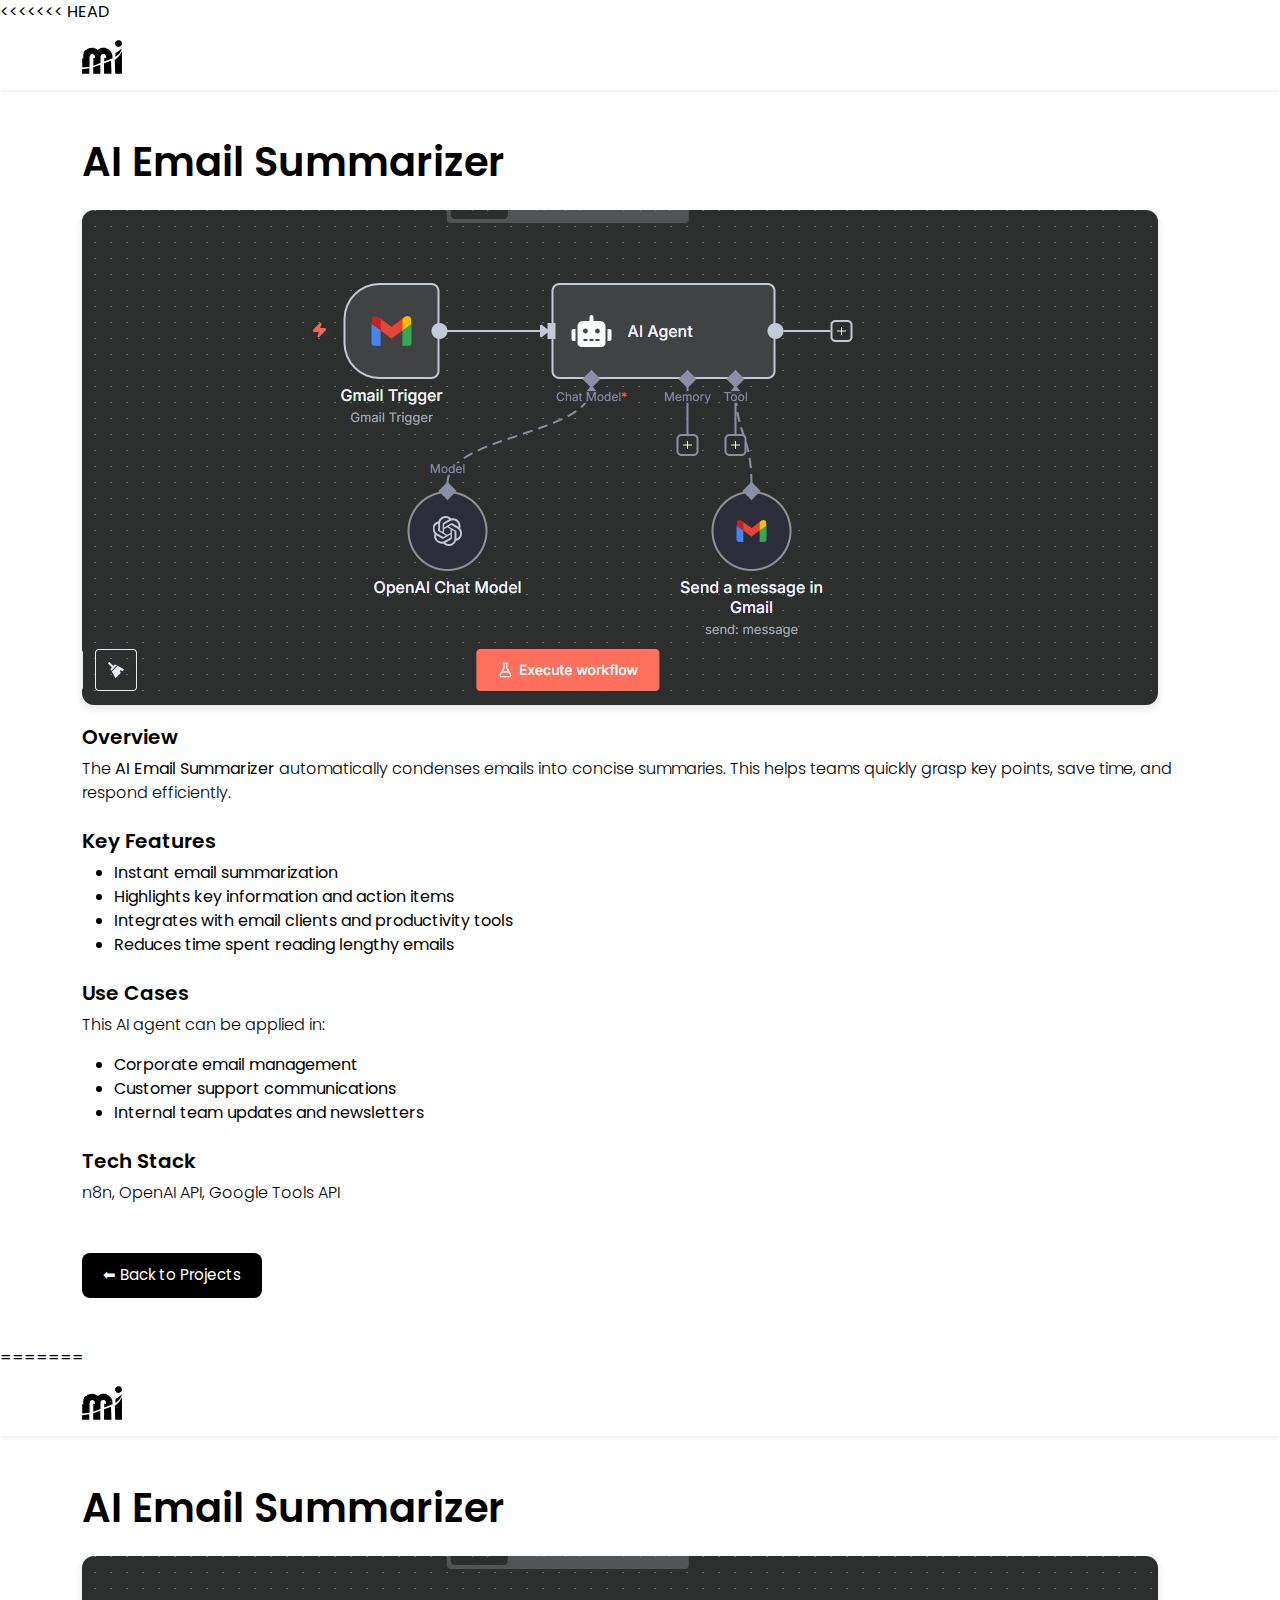
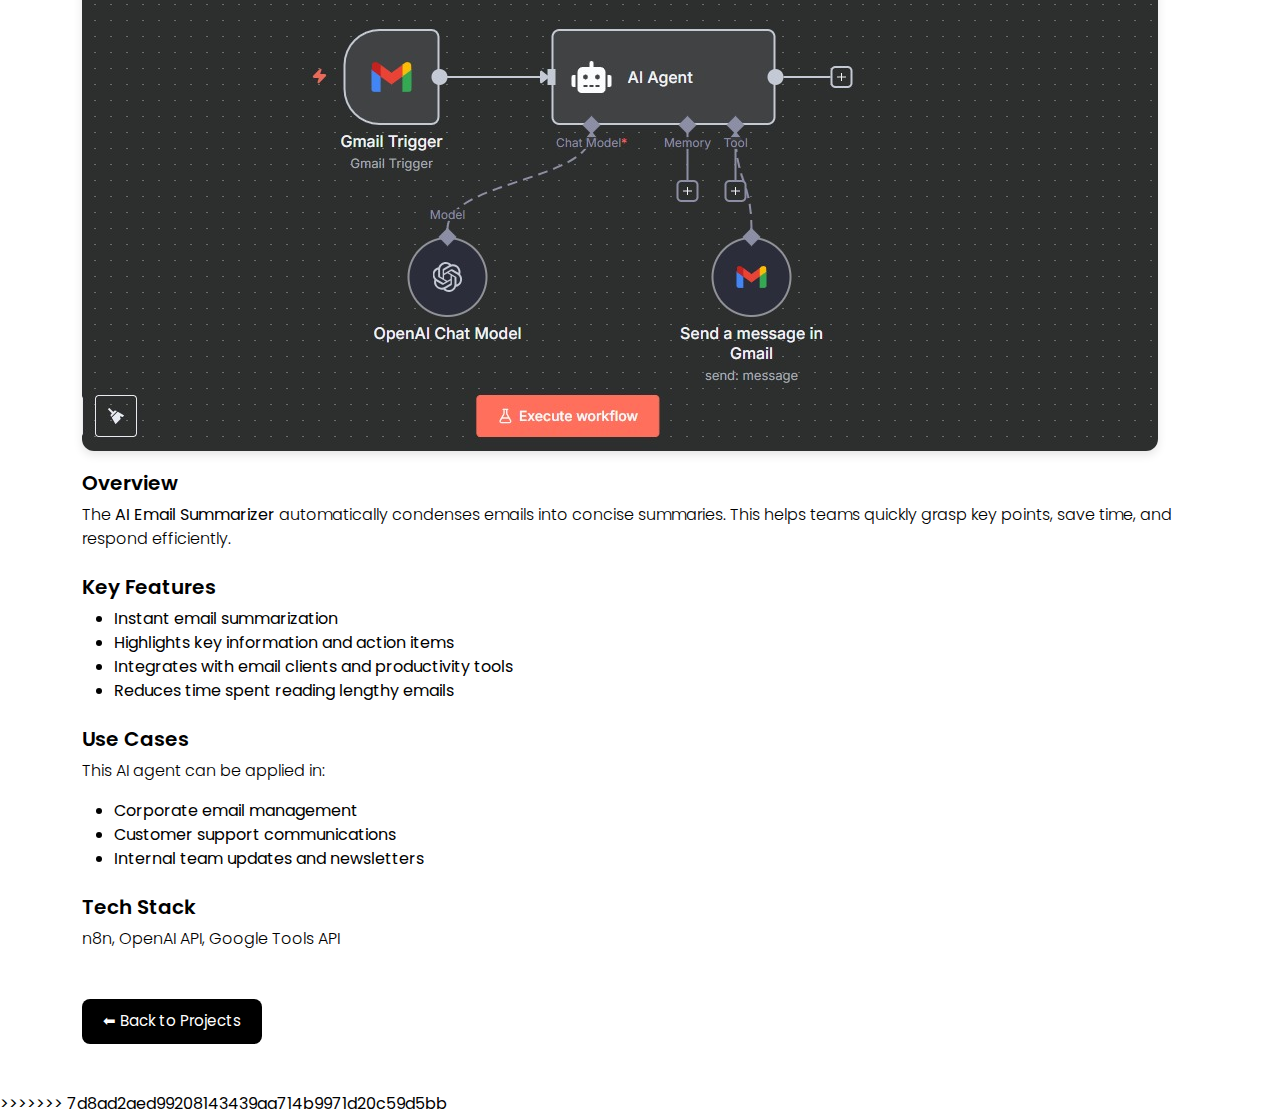
<file: email-summarizer.html>
<<<<<<< HEAD
<!DOCTYPE html>
<html lang="en">
<head>
  <meta charset="UTF-8" />
  <meta name="viewport" content="width=device-width, initial-scale=1.0" />
  <title>AI Email Summarizer | Imdadullah</title>
  <meta name="description" content="An AI-powered Email Summarizer that instantly summarizes long emails and send the them via email.">
  <meta name="robots" content="index, follow">
  <link rel="icon" type="image/webp" href="/-GcDIqH0TDWL8TKQxRWoZg.webp">
  <link href="https://cdn.jsdelivr.net/npm/bootstrap@5.3.0/dist/css/bootstrap.min.css" rel="stylesheet">
  <link href="https://fonts.googleapis.com/css2?family=Poppins:wght@300;400;600&display=swap" rel="stylesheet">

  <style>
    body { background-color: #fff; color: #000; font-family: 'Poppins', sans-serif; }
    .navbar { background-color: rgba(255, 255, 255, 0.9); }
    h1 { font-weight: 600; font-size: 2.5rem; }
    h5 { font-weight: 600; font-size: 1.25rem; }
    p { font-weight: 300; font-size: 1rem; color: #000; }
    .project-img { border-radius: 12px; box-shadow: 0 4px 10px rgba(0,0,0,0.1); margin-bottom: 20px; }
    .btn-custom { background-color: #000; color: #fff; padding: 10px 20px; border-radius: 8px; font-size: 0.95rem; transition: 0.3s; }
    .btn-custom:hover { background-color: #333; color: #fff; }
  </style>
</head>

<body>
  <nav class="navbar navbar-expand-lg shadow-sm">
    <div class="container">
      <a class="navbar-brand d-flex align-items-center gap-2 text-dark" href="/" aria-label="Imdadullah Logo">
       <svg width="40" height="40" viewBox="0 0 796 669" fill="black" xmlns="http://www.w3.org/2000/svg"> <path d="M49 217C32.6366 235.349 17.5406 307.829 30 360H4.5V545.5L150.5 528V349C153.981 293.362 168.798 279.004 212.5 276C259.298 294.528 260.675 317.225 258.5 360L225 349V507.5L368 452V325C377.431 290.794 381.531 270.706 442.5 276C474.505 296.688 482.615 314.988 479 360L442.5 349V422L609 360L601 276C574.032 214.645 545.213 186.362 464.5 149C390.12 145.48 356.509 155.89 309 193.5C286.162 172.348 268.805 162.212 225 149C151.607 149.131 112.352 159.942 49 217Z" fill="black"/> <path d="M1 579V668H145.5V560L1 579Z" fill="black"/> <path d="M223.5 539.5V668H364.5V487L223.5 539.5Z" fill="black"/> <path d="M439.5 458.5V666.5H587L577.5 409L439.5 458.5Z" fill="black"/> <path d="M652 390L661.5 666.5H795V220.5C752.003 303.962 721.786 342.544 652 390Z" fill="black"/> <path d="M669.5 250.5L661.5 328C744.869 281.844 767.504 240.5 795 158.5C755.22 199.042 727.995 219.309 669.5 250.5Z" fill="black"/> <path d="M661.5 41C655.722 74.1821 656.184 92.9655 688.5 128C740.599 142.892 762.861 130.808 795 87C798.335 41.9342 784.608 26.4536 753.5 2.99995C708.191 -3.76491 687.872 4.14697 661.5 41Z" fill="black"/> </svg>
      </a>
    </div>
  </nav>

  <main class="container mt-5 mb-5">
    <h1 class="mb-4">AI Email Summarizer</h1>

    <img src="/Gmail.jpg" alt="AI Task Classifier Project" class="img-fluid project-img">

    <section class="mb-4">
  <h5>Overview</h5>
  <p>
    The <strong>AI Email Summarizer</strong> automatically condenses emails into concise summaries.  
    This helps teams quickly grasp key points, save time, and respond efficiently.
  </p>
</section>

<section class="mb-4">
  <h5>Key Features</h5>
  <ul>
    <li>Instant email summarization</li>
    <li>Highlights key information and action items</li>
    <li>Integrates with email clients and productivity tools</li>
    <li>Reduces time spent reading lengthy emails</li>
  </ul>
</section>

<section class="mb-4">
  <h5>Use Cases</h5>
  <p>This AI agent can be applied in:</p>
  <ul>
    <li>Corporate email management</li>
    <li>Customer support communications</li>
    <li>Internal team updates and newsletters</li>
  </ul>
</section>

    <section class="mb-4">
      <h5>Tech Stack</h5>
        <p>n8n, OpenAI API, Google Tools API</p>
    </section>

    <div class="mt-5">
      <a href="/#ai-projects" class="btn btn-custom">⬅ Back to Projects</a>
    </div>
  </main>
</body>
</html>




=======
<!DOCTYPE html>
<html lang="en">
<head>
  <meta charset="UTF-8" />
  <meta name="viewport" content="width=device-width, initial-scale=1.0" />
  <title>AI Email Summarizer | Imdadullah</title>
  <meta name="description" content="An AI-powered Email Summarizer that instantly summarizes long emails and send the them via email.">
  <meta name="robots" content="index, follow">
  <link rel="icon" type="image/webp" href="/-GcDIqH0TDWL8TKQxRWoZg.webp">
  <link href="https://cdn.jsdelivr.net/npm/bootstrap@5.3.0/dist/css/bootstrap.min.css" rel="stylesheet">
  <link href="https://fonts.googleapis.com/css2?family=Poppins:wght@300;400;600&display=swap" rel="stylesheet">

  <style>
    body { background-color: #fff; color: #000; font-family: 'Poppins', sans-serif; }
    .navbar { background-color: rgba(255, 255, 255, 0.9); }
    h1 { font-weight: 600; font-size: 2.5rem; }
    h5 { font-weight: 600; font-size: 1.25rem; }
    p { font-weight: 300; font-size: 1rem; color: #000; }
    .project-img { border-radius: 12px; box-shadow: 0 4px 10px rgba(0,0,0,0.1); margin-bottom: 20px; }
    .btn-custom { background-color: #000; color: #fff; padding: 10px 20px; border-radius: 8px; font-size: 0.95rem; transition: 0.3s; }
    .btn-custom:hover { background-color: #333; color: #fff; }
  </style>
</head>

<body>
  <nav class="navbar navbar-expand-lg shadow-sm">
    <div class="container">
      <a class="navbar-brand d-flex align-items-center gap-2 text-dark" href="/" aria-label="Imdadullah Logo">
       <svg width="40" height="40" viewBox="0 0 796 669" fill="black" xmlns="http://www.w3.org/2000/svg"> <path d="M49 217C32.6366 235.349 17.5406 307.829 30 360H4.5V545.5L150.5 528V349C153.981 293.362 168.798 279.004 212.5 276C259.298 294.528 260.675 317.225 258.5 360L225 349V507.5L368 452V325C377.431 290.794 381.531 270.706 442.5 276C474.505 296.688 482.615 314.988 479 360L442.5 349V422L609 360L601 276C574.032 214.645 545.213 186.362 464.5 149C390.12 145.48 356.509 155.89 309 193.5C286.162 172.348 268.805 162.212 225 149C151.607 149.131 112.352 159.942 49 217Z" fill="black"/> <path d="M1 579V668H145.5V560L1 579Z" fill="black"/> <path d="M223.5 539.5V668H364.5V487L223.5 539.5Z" fill="black"/> <path d="M439.5 458.5V666.5H587L577.5 409L439.5 458.5Z" fill="black"/> <path d="M652 390L661.5 666.5H795V220.5C752.003 303.962 721.786 342.544 652 390Z" fill="black"/> <path d="M669.5 250.5L661.5 328C744.869 281.844 767.504 240.5 795 158.5C755.22 199.042 727.995 219.309 669.5 250.5Z" fill="black"/> <path d="M661.5 41C655.722 74.1821 656.184 92.9655 688.5 128C740.599 142.892 762.861 130.808 795 87C798.335 41.9342 784.608 26.4536 753.5 2.99995C708.191 -3.76491 687.872 4.14697 661.5 41Z" fill="black"/> </svg>
      </a>
    </div>
  </nav>

  <main class="container mt-5 mb-5">
    <h1 class="mb-4">AI Email Summarizer</h1>

    <img src="/Gmail.jpg" alt="AI Task Classifier Project" class="img-fluid project-img">

    <section class="mb-4">
  <h5>Overview</h5>
  <p>
    The <strong>AI Email Summarizer</strong> automatically condenses emails into concise summaries.  
    This helps teams quickly grasp key points, save time, and respond efficiently.
  </p>
</section>

<section class="mb-4">
  <h5>Key Features</h5>
  <ul>
    <li>Instant email summarization</li>
    <li>Highlights key information and action items</li>
    <li>Integrates with email clients and productivity tools</li>
    <li>Reduces time spent reading lengthy emails</li>
  </ul>
</section>

<section class="mb-4">
  <h5>Use Cases</h5>
  <p>This AI agent can be applied in:</p>
  <ul>
    <li>Corporate email management</li>
    <li>Customer support communications</li>
    <li>Internal team updates and newsletters</li>
  </ul>
</section>

    <section class="mb-4">
      <h5>Tech Stack</h5>
        <p>n8n, OpenAI API, Google Tools API</p>
    </section>

    <div class="mt-5">
      <a href="/#ai-projects" class="btn btn-custom">⬅ Back to Projects</a>
    </div>
  </main>
</body>
</html>




>>>>>>> 7d8ad2aed99208143439aa714b9971d20c59d5bb
</file>
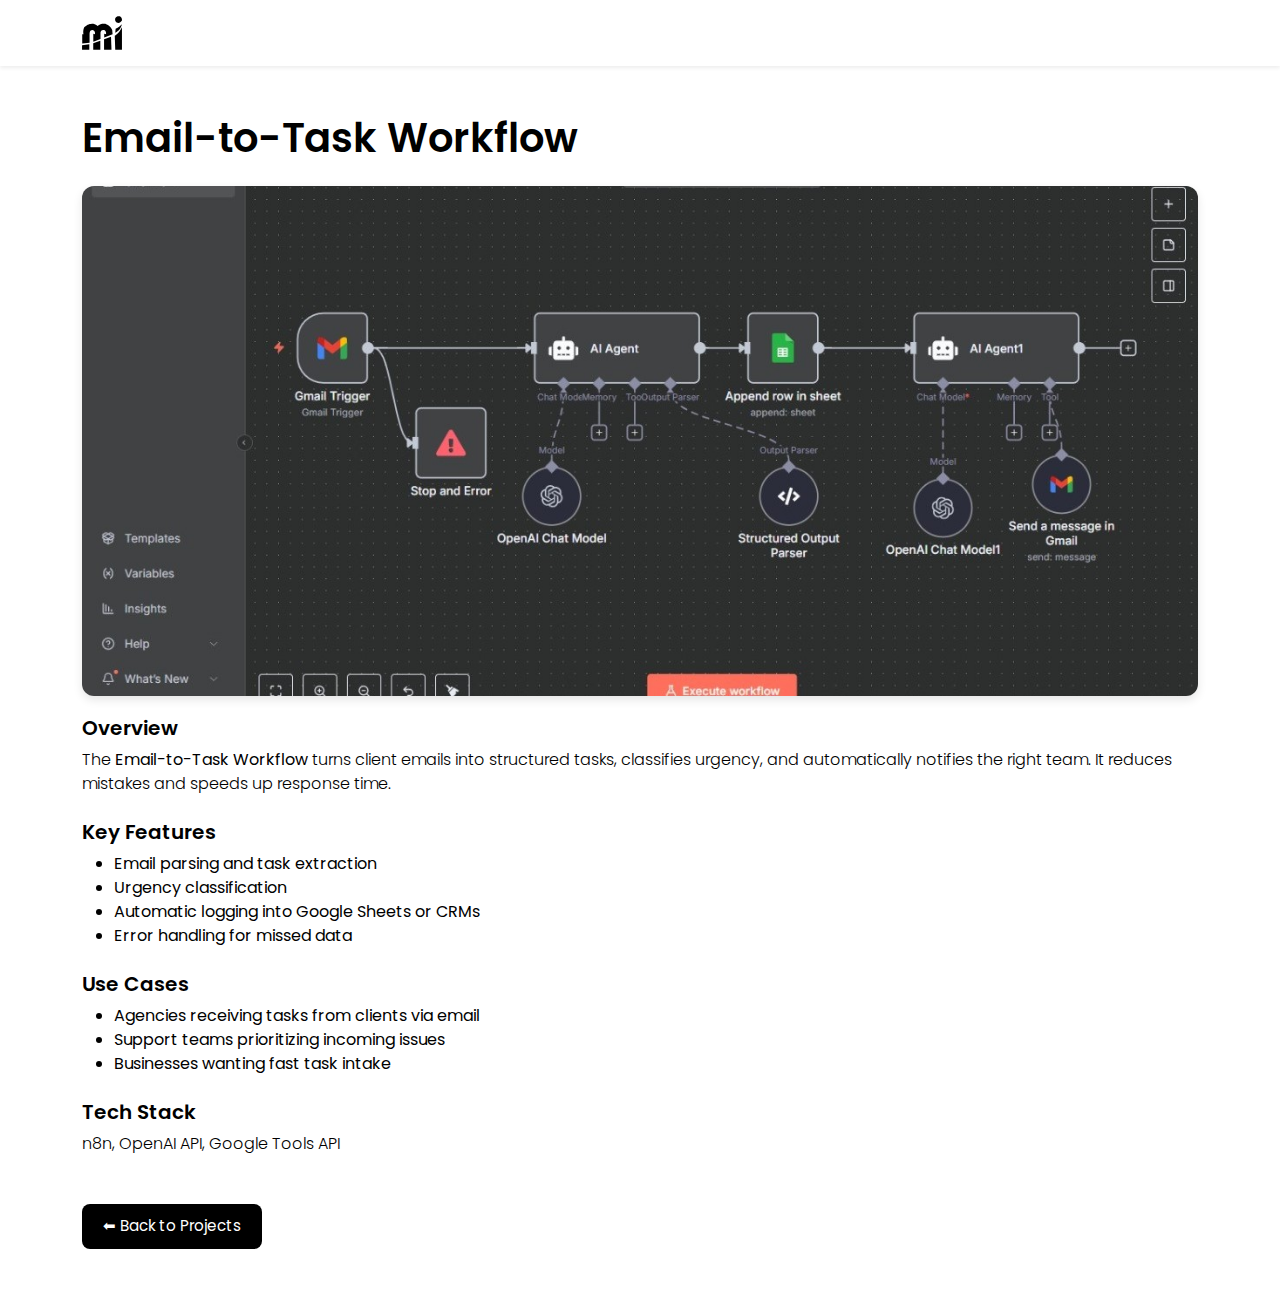
<file: email-task.html>
<!DOCTYPE html>
<html lang="en">
<head>
  <meta charset="UTF-8" />
  <meta name="viewport" content="width=device-width, initial-scale=1.0" />
  <title>Email-to-Task Workflow | Imdadullah</title>
  <meta name="description" content="An AI-powered email-to-task workflow that logs client tasks, classifies urgency, and automates team notifications.">
  <meta name="robots" content="index, follow">
  <link rel="icon" type="image/webp" href="/-GcDIqH0TDWL8TKQxRWoZg.webp">
  <link href="https://cdn.jsdelivr.net/npm/bootstrap@5.3.0/dist/css/bootstrap.min.css" rel="stylesheet">
  <link href="https://fonts.googleapis.com/css2?family=Poppins:wght@300;400;600&display=swap" rel="stylesheet">

  <style>
    body { background-color: #fff; color: #000; font-family: 'Poppins', sans-serif; }
    .navbar { background-color: rgba(255, 255, 255, 0.9); }
    h1 { font-weight: 600; font-size: 2.5rem; }
    h5 { font-weight: 600; font-size: 1.25rem; }
    p { font-weight: 300; font-size: 1rem; color: #000; }
    .project-img { border-radius: 12px; box-shadow: 0 4px 10px rgba(0,0,0,0.1); margin-bottom: 20px; }
    .btn-custom { background-color: #000; color: #fff; padding: 10px 20px; border-radius: 8px; font-size: 0.95rem; transition: 0.3s; }
    .btn-custom:hover { background-color: #333; color: #fff; }
  </style>
</head>

<body>
  <nav class="navbar navbar-expand-lg shadow-sm">
    <div class="container">
      <a class="navbar-brand d-flex align-items-center gap-2 text-dark" href="/" aria-label="Imdadullah Logo">
  <svg width="40" height="40" viewBox="0 0 796 669" fill="black" xmlns="http://www.w3.org/2000/svg"> <path d="M49 217C32.6366 235.349 17.5406 307.829 30 360H4.5V545.5L150.5 528V349C153.981 293.362 168.798 279.004 212.5 276C259.298 294.528 260.675 317.225 258.5 360L225 349V507.5L368 452V325C377.431 290.794 381.531 270.706 442.5 276C474.505 296.688 482.615 314.988 479 360L442.5 349V422L609 360L601 276C574.032 214.645 545.213 186.362 464.5 149C390.12 145.48 356.509 155.89 309 193.5C286.162 172.348 268.805 162.212 225 149C151.607 149.131 112.352 159.942 49 217Z" fill="black"/> <path d="M1 579V668H145.5V560L1 579Z" fill="black"/> <path d="M223.5 539.5V668H364.5V487L223.5 539.5Z" fill="black"/> <path d="M439.5 458.5V666.5H587L577.5 409L439.5 458.5Z" fill="black"/> <path d="M652 390L661.5 666.5H795V220.5C752.003 303.962 721.786 342.544 652 390Z" fill="black"/> <path d="M669.5 250.5L661.5 328C744.869 281.844 767.504 240.5 795 158.5C755.22 199.042 727.995 219.309 669.5 250.5Z" fill="black"/> <path d="M661.5 41C655.722 74.1821 656.184 92.9655 688.5 128C740.599 142.892 762.861 130.808 795 87C798.335 41.9342 784.608 26.4536 753.5 2.99995C708.191 -3.76491 687.872 4.14697 661.5 41Z" fill="black"/> </svg>
      </a>
    </div>
  </nav>

  <main class="container mt-5 mb-5">
    <h1 class="mb-4">Email-to-Task Workflow</h1>

    <img src="/Task.jpg" alt="Email to Task Workflow Project" class="img-fluid project-img">

    <section class="mb-4">
      <h5>Overview</h5>
      <p>
        The <strong>Email-to-Task Workflow</strong> turns client emails into structured tasks, classifies urgency, and automatically notifies the right team.  
        It reduces mistakes and speeds up response time.
      </p>
    </section>

    <section class="mb-4">
      <h5>Key Features</h5>
      <ul>
        <li>Email parsing and task extraction</li>
        <li>Urgency classification</li>
        <li>Automatic logging into Google Sheets or CRMs</li>
        <li>Error handling for missed data</li>
      </ul>
    </section>

    <section class="mb-4">
      <h5>Use Cases</h5>
      <ul>
        <li>Agencies receiving tasks from clients via email</li>
        <li>Support teams prioritizing incoming issues</li>
        <li>Businesses wanting fast task intake</li>
      </ul>
    </section>

    <section class="mb-4">
      <h5>Tech Stack</h5>
      <p>n8n, OpenAI API, Google Tools API</p>
    </section>

    <div class="mt-5">
      <a href="/#ai-projects" class="btn btn-custom">⬅ Back to Projects</a>
    </div>
  </main>
</body>
</html>
</file>
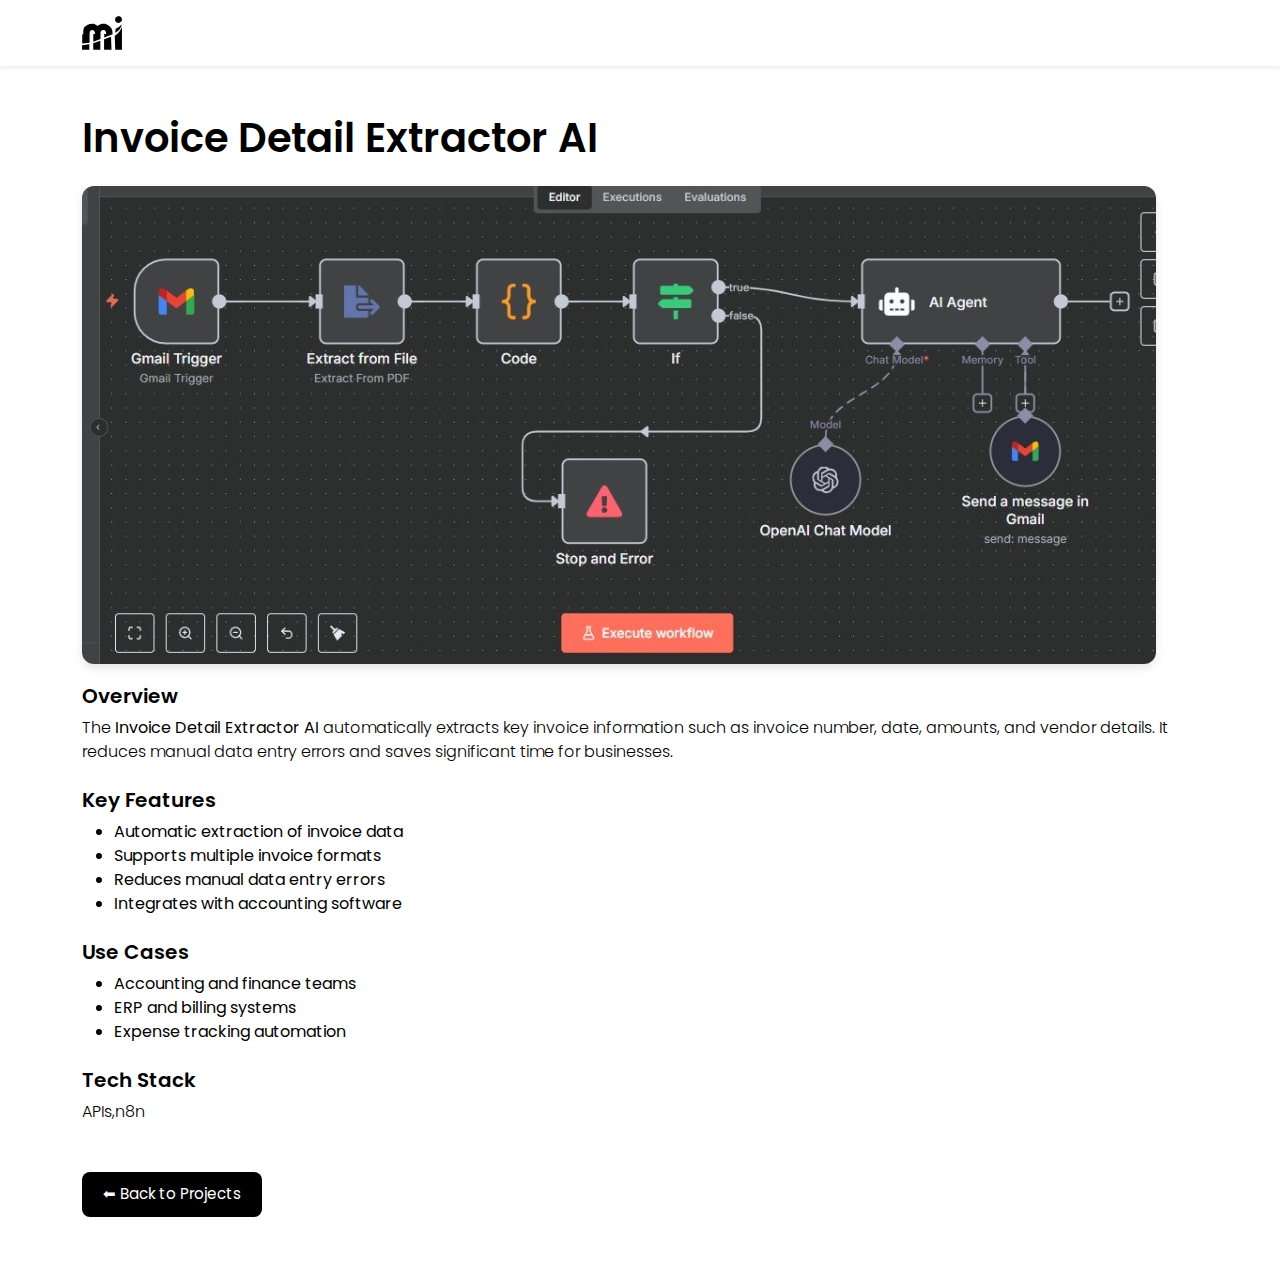
<file: invoice-extractor.html>
<!DOCTYPE html>
<html lang="en">
<head>
  <meta charset="UTF-8" />
  <meta name="viewport" content="width=device-width, initial-scale=1.0" />
  <title>Invoice Detail Extractor AI | Imdadullah</title>
  <meta name="description" content="An AI-powered invoice extractor that automates extraction of invoice details like number, date, amounts, and vendor info.">
  <meta name="robots" content="index, follow">
  <link rel="icon" type="image/webp" href="/-GcDIqH0TDWL8TKQxRWoZg.webp">
  <link href="https://cdn.jsdelivr.net/npm/bootstrap@5.3.0/dist/css/bootstrap.min.css" rel="stylesheet">
  <link href="https://fonts.googleapis.com/css2?family=Poppins:wght@300;400;600&display=swap" rel="stylesheet">

  <style>
    body { background-color: #fff; color: #000; font-family: 'Poppins', sans-serif; }
    .navbar { background-color: rgba(255, 255, 255, 0.9); }
    h1 { font-weight: 600; font-size: 2.5rem; }
    h5 { font-weight: 600; font-size: 1.25rem; }
    p { font-weight: 300; font-size: 1rem; color: #000; }
    .project-img { border-radius: 12px; box-shadow: 0 4px 10px rgba(0,0,0,0.1); margin-bottom: 20px; }
    .btn-custom { background-color: #000; color: #fff; padding: 10px 20px; border-radius: 8px; font-size: 0.95rem; transition: 0.3s; }
    .btn-custom:hover { background-color: #333; color: #fff; }
  </style>
</head>

<body>
  <nav class="navbar navbar-expand-lg shadow-sm">
    <div class="container">
      <a class="navbar-brand d-flex align-items-center gap-2 text-dark" href="/" aria-label="Imdadullah Logo">
       <svg width="40" height="40" viewBox="0 0 796 669" fill="black" xmlns="http://www.w3.org/2000/svg"> <path d="M49 217C32.6366 235.349 17.5406 307.829 30 360H4.5V545.5L150.5 528V349C153.981 293.362 168.798 279.004 212.5 276C259.298 294.528 260.675 317.225 258.5 360L225 349V507.5L368 452V325C377.431 290.794 381.531 270.706 442.5 276C474.505 296.688 482.615 314.988 479 360L442.5 349V422L609 360L601 276C574.032 214.645 545.213 186.362 464.5 149C390.12 145.48 356.509 155.89 309 193.5C286.162 172.348 268.805 162.212 225 149C151.607 149.131 112.352 159.942 49 217Z" fill="black"/> <path d="M1 579V668H145.5V560L1 579Z" fill="black"/> <path d="M223.5 539.5V668H364.5V487L223.5 539.5Z" fill="black"/> <path d="M439.5 458.5V666.5H587L577.5 409L439.5 458.5Z" fill="black"/> <path d="M652 390L661.5 666.5H795V220.5C752.003 303.962 721.786 342.544 652 390Z" fill="black"/> <path d="M669.5 250.5L661.5 328C744.869 281.844 767.504 240.5 795 158.5C755.22 199.042 727.995 219.309 669.5 250.5Z" fill="black"/> <path d="M661.5 41C655.722 74.1821 656.184 92.9655 688.5 128C740.599 142.892 762.861 130.808 795 87C798.335 41.9342 784.608 26.4536 753.5 2.99995C708.191 -3.76491 687.872 4.14697 661.5 41Z" fill="black"/> </svg>
      </a>
    </div>
  </nav>
  <main class="container mt-5 mb-5">
    <h1 class="mb-4">Invoice Detail Extractor AI</h1>

    <img src="/invoice.jpg" alt="Invoice Detail Extractor Project" class="img-fluid project-img">

    <section class="mb-4">
      <h5>Overview</h5>
      <p>
        The <strong>Invoice Detail Extractor AI</strong> automatically extracts key invoice information such as invoice number, date, amounts, and vendor details.  
        It reduces manual data entry errors and saves significant time for businesses.
      </p>
    </section>

    <section class="mb-4">
      <h5>Key Features</h5>
      <ul>
        <li>Automatic extraction of invoice data</li>
        <li>Supports multiple invoice formats</li>
        <li>Reduces manual data entry errors</li>
        <li>Integrates with accounting software</li>
      </ul>
    </section>

    <section class="mb-4">
      <h5>Use Cases</h5>
      <ul>
        <li>Accounting and finance teams</li>
        <li>ERP and billing systems</li>
        <li>Expense tracking automation</li>
      </ul>
    </section>

    <section class="mb-4">
      <h5>Tech Stack</h5>
      <p>APIs,n8n</p>
    </section>

    <div class="mt-5">
      <a href="/#ai-projects" class="btn btn-custom">⬅ Back to Projects</a>
    </div>
  </main>
</body>
</html>
</file>
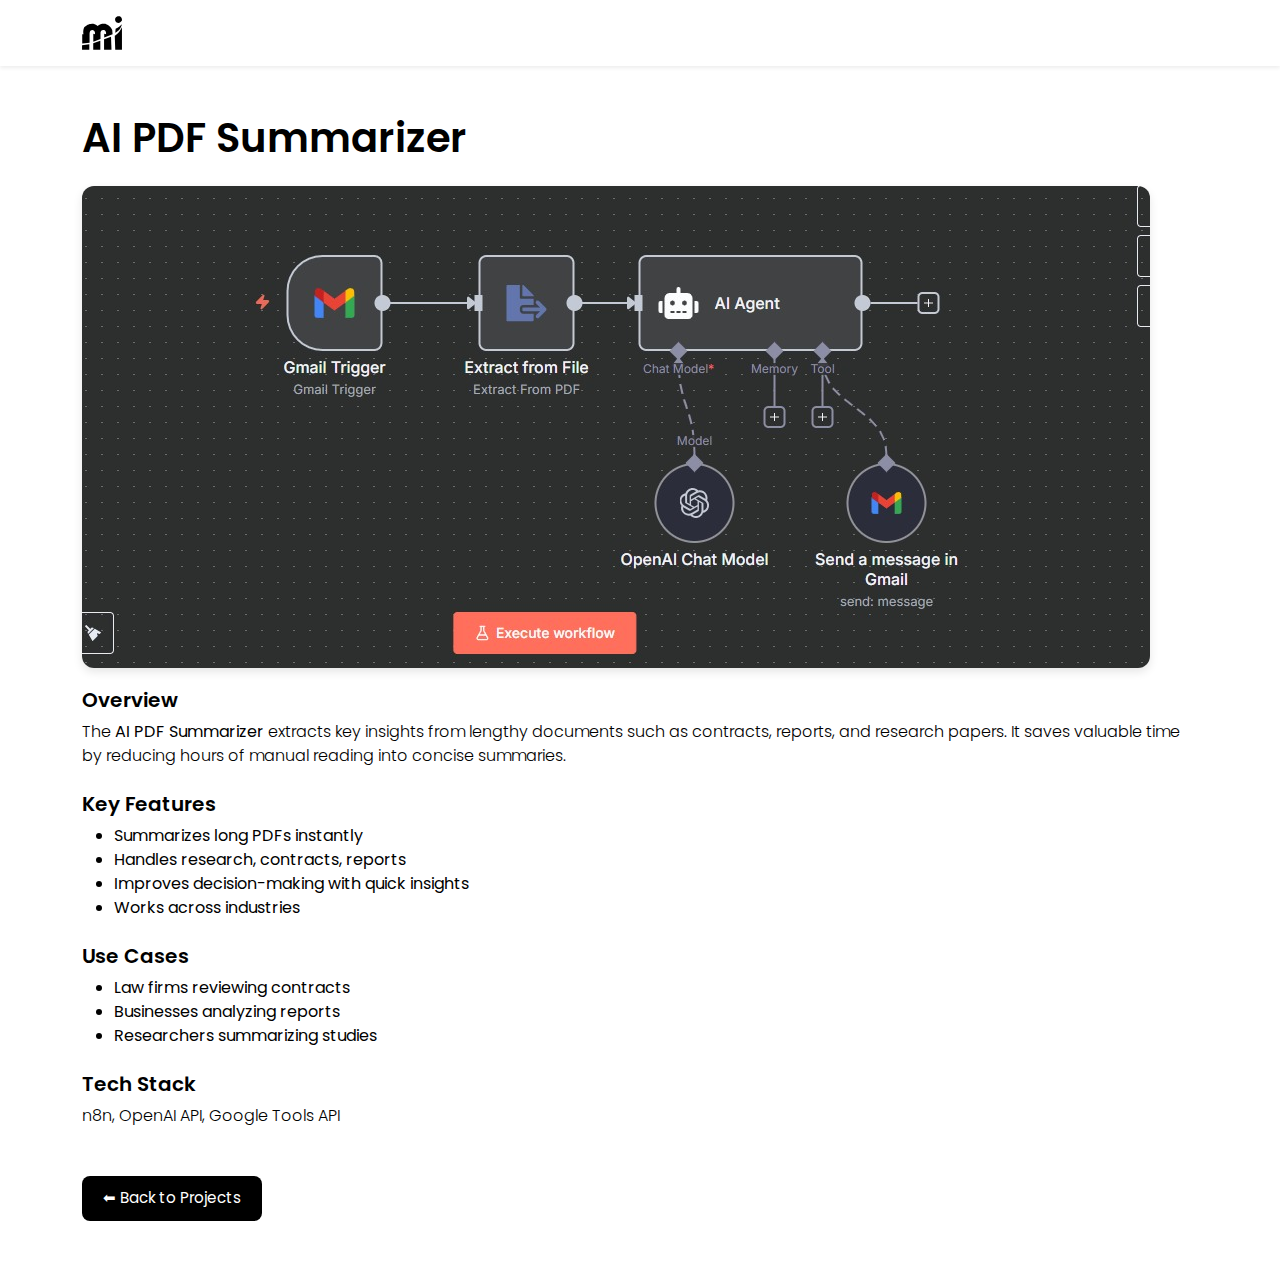
<file: pdf-summarizer.html>
<!DOCTYPE html>
<html lang="en">
<head>
  <meta charset="UTF-8" />
  <meta name="viewport" content="width=device-width, initial-scale=1.0" />
  <title>AI PDF Summarizer | Imdadullah</title>
  <meta name="description" content="AI-powered PDF summarizer to quickly extract insights from lengthy documents.">
  <meta name="robots" content="index, follow">
  <link rel="icon" type="image/webp" href="/-GcDIqH0TDWL8TKQxRWoZg.webp">
  <link href="https://cdn.jsdelivr.net/npm/bootstrap@5.3.0/dist/css/bootstrap.min.css" rel="stylesheet">
  <link href="https://fonts.googleapis.com/css2?family=Poppins:wght@300;400;600&display=swap" rel="stylesheet">

  <style>
    body { background-color: #fff; color: #000; font-family: 'Poppins', sans-serif; }
    .navbar { background-color: rgba(255, 255, 255, 0.9); }
    h1 { font-weight: 600; font-size: 2.5rem; }
    h5 { font-weight: 600; font-size: 1.25rem; }
    p { font-weight: 300; font-size: 1rem; color: #000; }
    .project-img { border-radius: 12px; box-shadow: 0 4px 10px rgba(0,0,0,0.1); margin-bottom: 20px; }
    .btn-custom { background-color: #000; color: #fff; padding: 10px 20px; border-radius: 8px; font-size: 0.95rem; transition: 0.3s; }
    .btn-custom:hover { background-color: #333; color: #fff; }
  </style>
</head>

<body>
  <nav class="navbar navbar-expand-lg shadow-sm">
    <div class="container">
      <a class="navbar-brand d-flex align-items-center gap-2 text-dark" href="/" aria-label="Imdadullah Logo">
     <svg width="40" height="40" viewBox="0 0 796 669" fill="black" xmlns="http://www.w3.org/2000/svg"> <path d="M49 217C32.6366 235.349 17.5406 307.829 30 360H4.5V545.5L150.5 528V349C153.981 293.362 168.798 279.004 212.5 276C259.298 294.528 260.675 317.225 258.5 360L225 349V507.5L368 452V325C377.431 290.794 381.531 270.706 442.5 276C474.505 296.688 482.615 314.988 479 360L442.5 349V422L609 360L601 276C574.032 214.645 545.213 186.362 464.5 149C390.12 145.48 356.509 155.89 309 193.5C286.162 172.348 268.805 162.212 225 149C151.607 149.131 112.352 159.942 49 217Z" fill="black"/> <path d="M1 579V668H145.5V560L1 579Z" fill="black"/> <path d="M223.5 539.5V668H364.5V487L223.5 539.5Z" fill="black"/> <path d="M439.5 458.5V666.5H587L577.5 409L439.5 458.5Z" fill="black"/> <path d="M652 390L661.5 666.5H795V220.5C752.003 303.962 721.786 342.544 652 390Z" fill="black"/> <path d="M669.5 250.5L661.5 328C744.869 281.844 767.504 240.5 795 158.5C755.22 199.042 727.995 219.309 669.5 250.5Z" fill="black"/> <path d="M661.5 41C655.722 74.1821 656.184 92.9655 688.5 128C740.599 142.892 762.861 130.808 795 87C798.335 41.9342 784.608 26.4536 753.5 2.99995C708.191 -3.76491 687.872 4.14697 661.5 41Z" fill="black"/> </svg>
      </a>
    </div>
  </nav>

  <main class="container mt-5 mb-5">
    <h1 class="mb-4">AI PDF Summarizer</h1>

    <img src="/PDF.jpg" alt="AI PDF Summarizer Project" class="img-fluid project-img">

    <section class="mb-4">
      <h5>Overview</h5>
      <p>
        The <strong>AI PDF Summarizer</strong> extracts key insights from lengthy documents such as contracts, reports, and research papers.  
        It saves valuable time by reducing hours of manual reading into concise summaries.
      </p>
    </section>

    <section class="mb-4">
      <h5>Key Features</h5>
      <ul>
        <li>Summarizes long PDFs instantly</li>
        <li>Handles research, contracts, reports</li>
        <li>Improves decision-making with quick insights</li>
        <li>Works across industries</li>
      </ul>
    </section>

    <section class="mb-4">
      <h5>Use Cases</h5>
      <ul>
        <li>Law firms reviewing contracts</li>
        <li>Businesses analyzing reports</li>
        <li>Researchers summarizing studies</li>
      </ul>
    </section>

    <section class="mb-4">
      <h5>Tech Stack</h5>
      <p>n8n, OpenAI API, Google Tools API</p>
    </section>

    <div class="mt-5">
      <a href="/#ai-projects" class="btn btn-custom">⬅ Back to Projects</a>
    </div>
  </main>
</body>
</html>
</file>
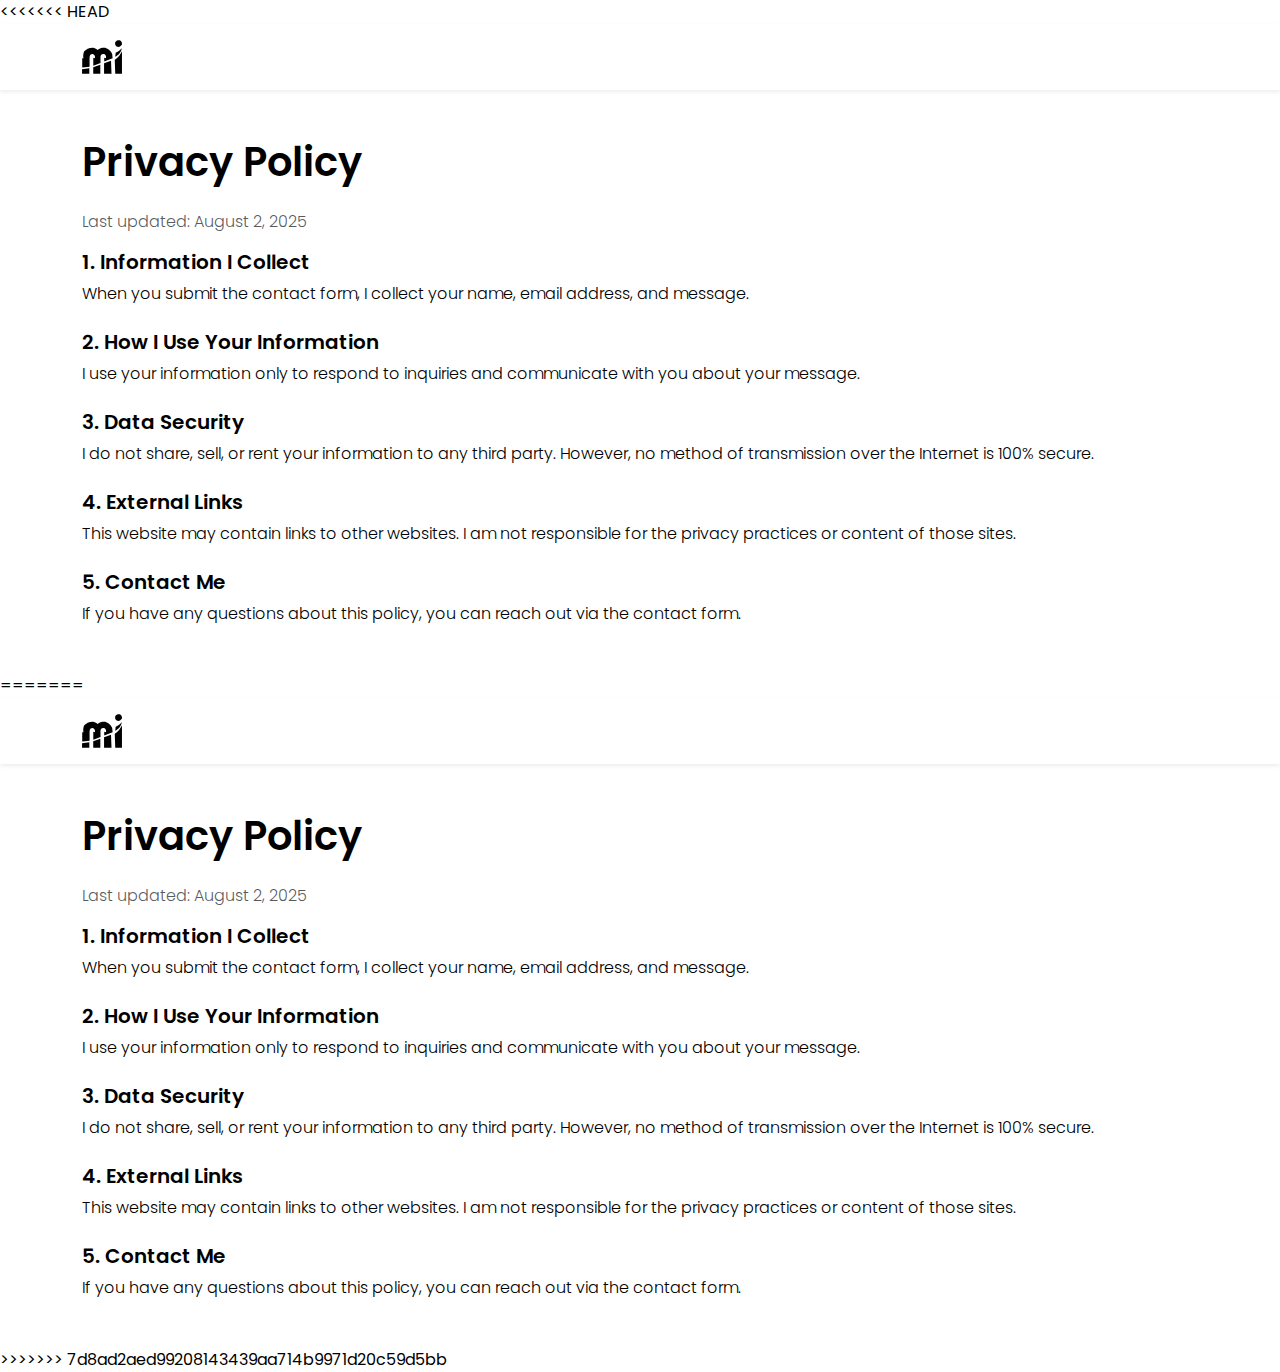
<file: privacy.html>
<<<<<<< HEAD
<!DOCTYPE html>
<html lang="en">
<head>
  <meta charset="UTF-8" />
  <meta name="viewport" content="width=device-width, initial-scale=1.0" />
  <title>Privacy Policy | Imdadullah</title>
  <meta name="description" content="Read Imdadullah’s Privacy Policy. Learn how your information is collected, used, and protected when you use this website.">
  <meta name="robots" content="index, follow">
  <link rel="icon" type="image/webp" href="/-GcDIqH0TDWL8TKQxRWoZg.webp">
  <link rel="canonical" href="https://imdadullahbootstrap.vercel.app//privacy.html">
  <link href="https://cdn.jsdelivr.net/npm/bootstrap@5.3.0/dist/css/bootstrap.min.css" rel="stylesheet">
  <link href="https://fonts.googleapis.com/css2?family=Poppins:wght@300;400;600&display=swap" rel="stylesheet">
  <style>
    body {
      background-color: #fff;
      color: #000;
      font-family: 'Poppins', sans-serif;
    }
    .navbar {
      background-color: rgba(255, 255, 255, 0.9);
    }
    .navbar-brand {
      font-weight: 600;
    }
    h1 {
      font-weight: 600;
      font-size: 2.5rem;
    }
    h5 {
      font-weight: 600;
      font-size: 1.25rem;
    }
    p {
      font-weight: 300;
      font-size: 1rem;
      color: #000;
    }
  </style>
</head>
<body>
<nav class="navbar navbar-expand-lg shadow-sm">
    <div class="container">
     <a class="navbar-brand d-flex align-items-center gap-2 text-dark" href="https://imdadullahbootstrap.vercel.app/">
  <svg width="40" height="40" viewBox="0 0 796 669" fill="black" xmlns="http://www.w3.org/2000/svg">
    <path d="M49 217C32.6366 235.349 17.5406 307.829 30 360H4.5V545.5L150.5 528V349C153.981 293.362 168.798 279.004 212.5 276C259.298 294.528 260.675 317.225 258.5 360L225 349V507.5L368 452V325C377.431 290.794 381.531 270.706 442.5 276C474.505 296.688 482.615 314.988 479 360L442.5 349V422L609 360L601 276C574.032 214.645 545.213 186.362 464.5 149C390.12 145.48 356.509 155.89 309 193.5C286.162 172.348 268.805 162.212 225 149C151.607 149.131 112.352 159.942 49 217Z" fill="black"/>
    <path d="M1 579V668H145.5V560L1 579Z" fill="black"/>
    <path d="M223.5 539.5V668H364.5V487L223.5 539.5Z" fill="black"/>
    <path d="M439.5 458.5V666.5H587L577.5 409L439.5 458.5Z" fill="black"/>
    <path d="M652 390L661.5 666.5H795V220.5C752.003 303.962 721.786 342.544 652 390Z" fill="black"/>
    <path d="M669.5 250.5L661.5 328C744.869 281.844 767.504 240.5 795 158.5C755.22 199.042 727.995 219.309 669.5 250.5Z" fill="black"/>
    <path d="M661.5 41C655.722 74.1821 656.184 92.9655 688.5 128C740.599 142.892 762.861 130.808 795 87C798.335 41.9342 784.608 26.4536 753.5 2.99995C708.191 -3.76491 687.872 4.14697 661.5 41Z" fill="black"/>
  </svg>
</a>

  </nav>

  <div class="container mt-5 mb-5">
    <h1 class="mb-4">Privacy Policy</h1>
    <p class="text-muted">Last updated: August 2, 2025</p>

    <div class="mb-4">
      <h5>1. Information I Collect</h5>
      <p>When you submit the contact form, I collect your name, email address, and message.</p>
    </div>

    <div class="mb-4">
      <h5>2. How I Use Your Information</h5>
      <p>I use your information only to respond to inquiries and communicate with you about your message.</p>
    </div>

    <div class="mb-4">
      <h5>3. Data Security</h5>
      <p>I do not share, sell, or rent your information to any third party. However, no method of transmission over the Internet is 100% secure.</p>
    </div>

    <div class="mb-4">
      <h5>4. External Links</h5>
      <p>This website may contain links to other websites. I am not responsible for the privacy practices or content of those sites.</p>
    </div>

    <div class="mb-4">
      <h5>5. Contact Me</h5>
      <p>If you have any questions about this policy, you can reach out via the contact form.</p>
    </div>
  </div>


</body>
</html>

=======
<!DOCTYPE html>
<html lang="en">
<head>
  <meta charset="UTF-8" />
  <meta name="viewport" content="width=device-width, initial-scale=1.0" />
  <title>Privacy Policy | Imdadullah</title>
  <meta name="description" content="Read Imdadullah’s Privacy Policy. Learn how your information is collected, used, and protected when you use this website.">
  <meta name="robots" content="index, follow">
  <link rel="icon" type="image/webp" href="/-GcDIqH0TDWL8TKQxRWoZg.webp">
  <link rel="canonical" href="https://imdadullahbootstrap.vercel.app//privacy.html">
  <link href="https://cdn.jsdelivr.net/npm/bootstrap@5.3.0/dist/css/bootstrap.min.css" rel="stylesheet">
  <link href="https://fonts.googleapis.com/css2?family=Poppins:wght@300;400;600&display=swap" rel="stylesheet">
  <style>
    body {
      background-color: #fff;
      color: #000;
      font-family: 'Poppins', sans-serif;
    }
    .navbar {
      background-color: rgba(255, 255, 255, 0.9);
    }
    .navbar-brand {
      font-weight: 600;
    }
    h1 {
      font-weight: 600;
      font-size: 2.5rem;
    }
    h5 {
      font-weight: 600;
      font-size: 1.25rem;
    }
    p {
      font-weight: 300;
      font-size: 1rem;
      color: #000;
    }
  </style>
</head>
<body>
<nav class="navbar navbar-expand-lg shadow-sm">
    <div class="container">
     <a class="navbar-brand d-flex align-items-center gap-2 text-dark" href="https://imdadullahbootstrap.vercel.app/">
  <svg width="40" height="40" viewBox="0 0 796 669" fill="black" xmlns="http://www.w3.org/2000/svg">
    <path d="M49 217C32.6366 235.349 17.5406 307.829 30 360H4.5V545.5L150.5 528V349C153.981 293.362 168.798 279.004 212.5 276C259.298 294.528 260.675 317.225 258.5 360L225 349V507.5L368 452V325C377.431 290.794 381.531 270.706 442.5 276C474.505 296.688 482.615 314.988 479 360L442.5 349V422L609 360L601 276C574.032 214.645 545.213 186.362 464.5 149C390.12 145.48 356.509 155.89 309 193.5C286.162 172.348 268.805 162.212 225 149C151.607 149.131 112.352 159.942 49 217Z" fill="black"/>
    <path d="M1 579V668H145.5V560L1 579Z" fill="black"/>
    <path d="M223.5 539.5V668H364.5V487L223.5 539.5Z" fill="black"/>
    <path d="M439.5 458.5V666.5H587L577.5 409L439.5 458.5Z" fill="black"/>
    <path d="M652 390L661.5 666.5H795V220.5C752.003 303.962 721.786 342.544 652 390Z" fill="black"/>
    <path d="M669.5 250.5L661.5 328C744.869 281.844 767.504 240.5 795 158.5C755.22 199.042 727.995 219.309 669.5 250.5Z" fill="black"/>
    <path d="M661.5 41C655.722 74.1821 656.184 92.9655 688.5 128C740.599 142.892 762.861 130.808 795 87C798.335 41.9342 784.608 26.4536 753.5 2.99995C708.191 -3.76491 687.872 4.14697 661.5 41Z" fill="black"/>
  </svg>
</a>

  </nav>

  <div class="container mt-5 mb-5">
    <h1 class="mb-4">Privacy Policy</h1>
    <p class="text-muted">Last updated: August 2, 2025</p>

    <div class="mb-4">
      <h5>1. Information I Collect</h5>
      <p>When you submit the contact form, I collect your name, email address, and message.</p>
    </div>

    <div class="mb-4">
      <h5>2. How I Use Your Information</h5>
      <p>I use your information only to respond to inquiries and communicate with you about your message.</p>
    </div>

    <div class="mb-4">
      <h5>3. Data Security</h5>
      <p>I do not share, sell, or rent your information to any third party. However, no method of transmission over the Internet is 100% secure.</p>
    </div>

    <div class="mb-4">
      <h5>4. External Links</h5>
      <p>This website may contain links to other websites. I am not responsible for the privacy practices or content of those sites.</p>
    </div>

    <div class="mb-4">
      <h5>5. Contact Me</h5>
      <p>If you have any questions about this policy, you can reach out via the contact form.</p>
    </div>
  </div>


</body>
</html>

>>>>>>> 7d8ad2aed99208143439aa714b9971d20c59d5bb
</file>
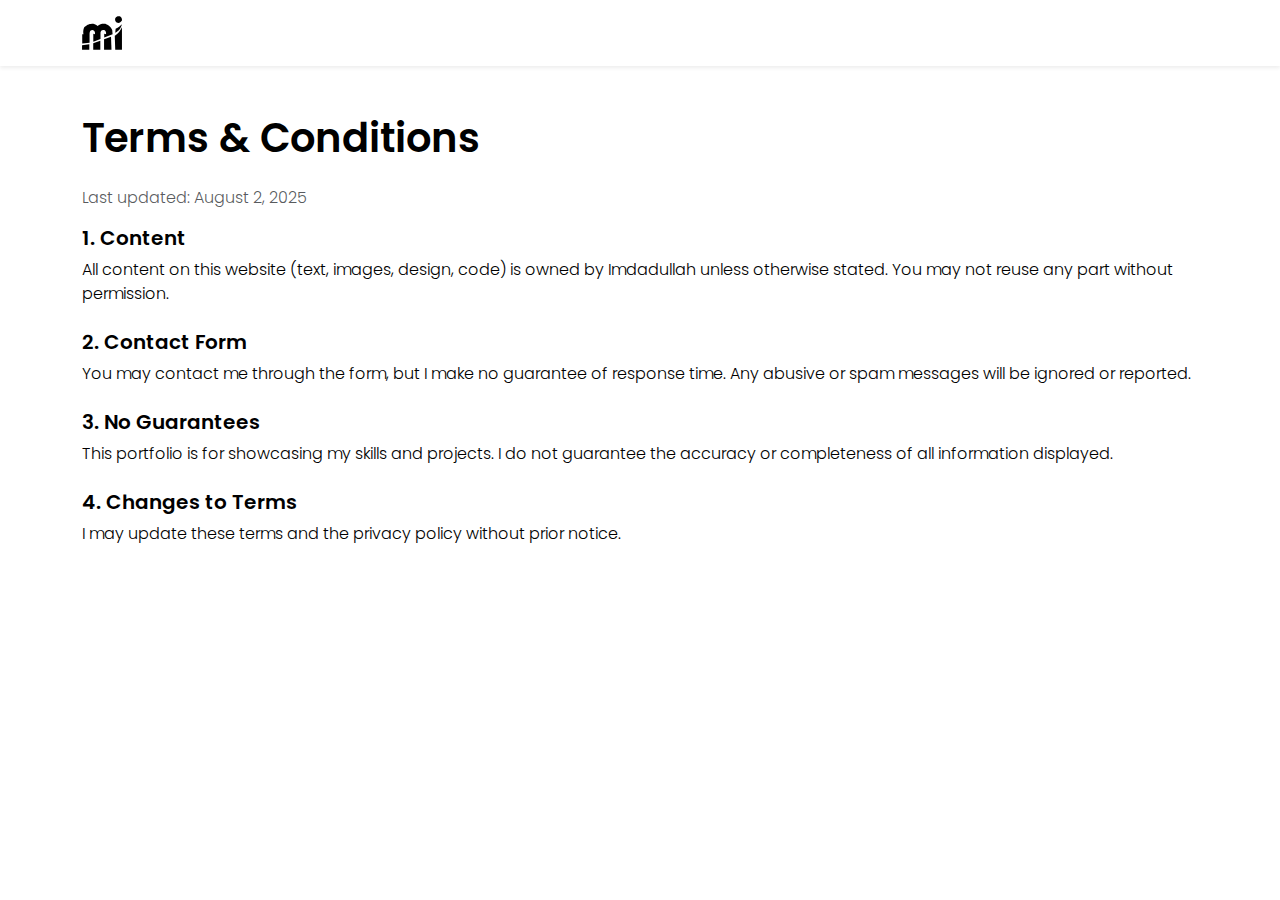
<file: terms.html>
<!DOCTYPE html>
<html lang="en">
<head>
  <meta charset="UTF-8" />
  <meta name="viewport" content="width=device-width, initial-scale=1.0" />
  <title>Terms & Conditions | Imdadullah</title>
  <meta name="description" content="Read the terms and conditions of using Imdadullah’s portfolio website. Understand usage rights, content ownership, and other important details.">
  <meta name="robots" content="index, follow">
  <link rel="icon" type="image/webp" href="/-GcDIqH0TDWL8TKQxRWoZg.webp">
  <link href="https://cdn.jsdelivr.net/npm/bootstrap@5.3.0/dist/css/bootstrap.min.css" rel="stylesheet">
  <link href="https://fonts.googleapis.com/css2?family=Poppins:wght@300;400;600&display=swap" rel="stylesheet">
  <style>
    body {
      background-color: #fff;
      color: #000;
      font-family: 'Poppins', sans-serif;
    }
    .navbar {
      background-color: rgba(255, 255, 255, 0.9);
    }
    h1 {
      font-weight: 600;
      font-size: 2.5rem;
    }
    h5 {
      font-weight: 600;
      font-size: 1.25rem;
    }
    p {
      font-weight: 300;
      font-size: 1rem;
      color: #000;
    }
  </style>
</head>

<body>
  <nav class="navbar navbar-expand-lg shadow-sm" role="navigation" aria-label="Main Navigation">
    <div class="container">
      <a class="navbar-brand d-flex align-items-center gap-2 text-dark" href="https://imdadullahbootstrap.vercel.app/" aria-label="Imdadullah Logo">
      <svg width="40" height="40" viewBox="0 0 796 669" fill="black" xmlns="http://www.w3.org/2000/svg">
    <path d="M49 217C32.6366 235.349 17.5406 307.829 30 360H4.5V545.5L150.5 528V349C153.981 293.362 168.798 279.004 212.5 276C259.298 294.528 260.675 317.225 258.5 360L225 349V507.5L368 452V325C377.431 290.794 381.531 270.706 442.5 276C474.505 296.688 482.615 314.988 479 360L442.5 349V422L609 360L601 276C574.032 214.645 545.213 186.362 464.5 149C390.12 145.48 356.509 155.89 309 193.5C286.162 172.348 268.805 162.212 225 149C151.607 149.131 112.352 159.942 49 217Z" fill="black"/>
    <path d="M1 579V668H145.5V560L1 579Z" fill="black"/>
    <path d="M223.5 539.5V668H364.5V487L223.5 539.5Z" fill="black"/>
    <path d="M439.5 458.5V666.5H587L577.5 409L439.5 458.5Z" fill="black"/>
    <path d="M652 390L661.5 666.5H795V220.5C752.003 303.962 721.786 342.544 652 390Z" fill="black"/>
    <path d="M669.5 250.5L661.5 328C744.869 281.844 767.504 240.5 795 158.5C755.22 199.042 727.995 219.309 669.5 250.5Z" fill="black"/>
    <path d="M661.5 41C655.722 74.1821 656.184 92.9655 688.5 128C740.599 142.892 762.861 130.808 795 87C798.335 41.9342 784.608 26.4536 753.5 2.99995C708.191 -3.76491 687.872 4.14697 661.5 41Z" fill="black"/>
  </svg>
      </a>
    </div>
  </nav>
  <main class="container mt-5 mb-5">
    <h1 class="mb-4">Terms & Conditions</h1>
    <p class="text-muted">Last updated: August 2, 2025</p>

    <section class="mb-4">
      <h5>1. Content</h5>
      <p>All content on this website (text, images, design, code) is owned by Imdadullah unless otherwise stated. You may not reuse any part without permission.</p>
    </section>

    <section class="mb-4">
      <h5>2. Contact Form</h5>
      <p>You may contact me through the form, but I make no guarantee of response time. Any abusive or spam messages will be ignored or reported.</p>
    </section>

    <section class="mb-4">
      <h5>3. No Guarantees</h5>
      <p>This portfolio is for showcasing my skills and projects. I do not guarantee the accuracy or completeness of all information displayed.</p>
    </section>

    <section class="mb-4">
      <h5>4. Changes to Terms</h5>
      <p>I may update these terms and the privacy policy without prior notice.</p>
    </section>
  </main>

</body>
</html>
</file>
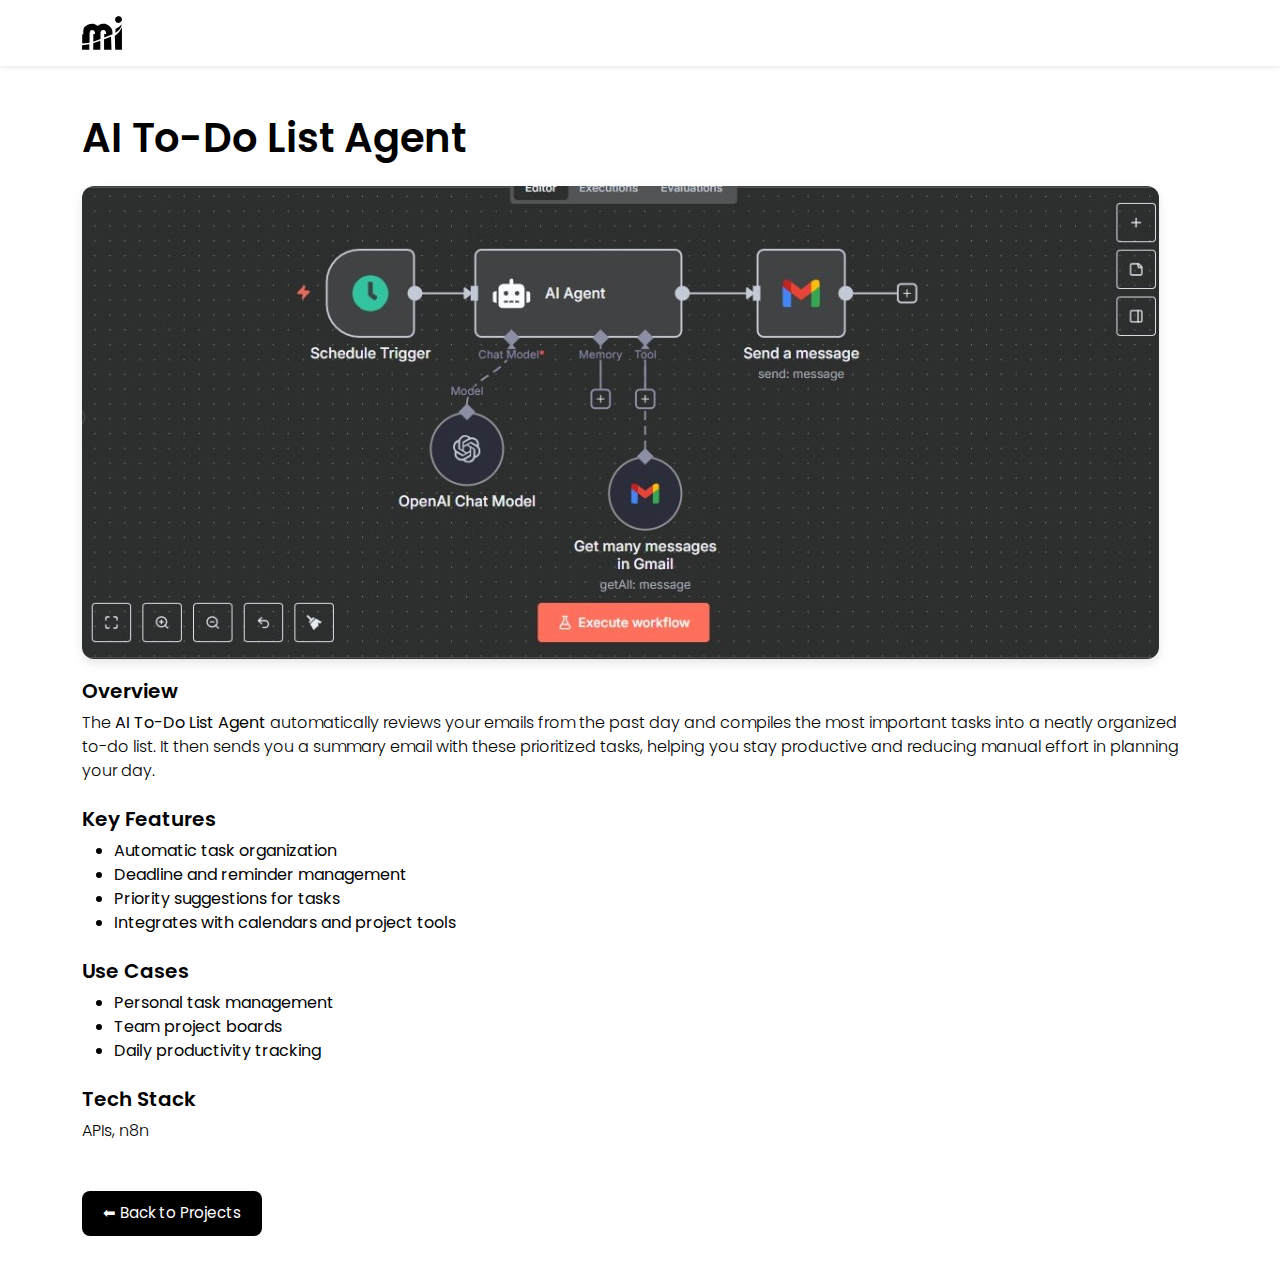
<file: todo.html>
<!DOCTYPE html>
<html lang="en">
<head>
  <meta charset="UTF-8" />
  <meta name="viewport" content="width=device-width, initial-scale=1.0" />
  <title>AI To-Do List Agent | Imdadullah</title>
  <meta name="description" content="An AI-powered To-Do List Agent that organizes tasks, deadlines, and reminders efficiently.">
  <meta name="robots" content="index, follow">
  <link rel="icon" type="image/webp" href="/-GcDIqH0TDWL8TKQxRWoZg.webp">
  <link href="https://cdn.jsdelivr.net/npm/bootstrap@5.3.0/dist/css/bootstrap.min.css" rel="stylesheet">
  <link href="https://fonts.googleapis.com/css2?family=Poppins:wght@300;400;600&display=swap" rel="stylesheet">

  <style>
    body { background-color: #fff; color: #000; font-family: 'Poppins', sans-serif; }
    .navbar { background-color: rgba(255, 255, 255, 0.9); }
    h1 { font-weight: 600; font-size: 2.5rem; }
    h5 { font-weight: 600; font-size: 1.25rem; }
    p { font-weight: 300; font-size: 1rem; color: #000; }
    .project-img { border-radius: 12px; box-shadow: 0 4px 10px rgba(0,0,0,0.1); margin-bottom: 20px; }
    .btn-custom { background-color: #000; color: #fff; padding: 10px 20px; border-radius: 8px; font-size: 0.95rem; transition: 0.3s; }
    .btn-custom:hover { background-color: #333; color: #fff; }
  </style>
</head>

<body>
  <nav class="navbar navbar-expand-lg shadow-sm">
    <div class="container">
      <a class="navbar-brand d-flex align-items-center gap-2 text-dark" href="/" aria-label="Imdadullah Logo">
       <svg width="40" height="40" viewBox="0 0 796 669" fill="black" xmlns="http://www.w3.org/2000/svg"> <path d="M49 217C32.6366 235.349 17.5406 307.829 30 360H4.5V545.5L150.5 528V349C153.981 293.362 168.798 279.004 212.5 276C259.298 294.528 260.675 317.225 258.5 360L225 349V507.5L368 452V325C377.431 290.794 381.531 270.706 442.5 276C474.505 296.688 482.615 314.988 479 360L442.5 349V422L609 360L601 276C574.032 214.645 545.213 186.362 464.5 149C390.12 145.48 356.509 155.89 309 193.5C286.162 172.348 268.805 162.212 225 149C151.607 149.131 112.352 159.942 49 217Z" fill="black"/> <path d="M1 579V668H145.5V560L1 579Z" fill="black"/> <path d="M223.5 539.5V668H364.5V487L223.5 539.5Z" fill="black"/> <path d="M439.5 458.5V666.5H587L577.5 409L439.5 458.5Z" fill="black"/> <path d="M652 390L661.5 666.5H795V220.5C752.003 303.962 721.786 342.544 652 390Z" fill="black"/> <path d="M669.5 250.5L661.5 328C744.869 281.844 767.504 240.5 795 158.5C755.22 199.042 727.995 219.309 669.5 250.5Z" fill="black"/> <path d="M661.5 41C655.722 74.1821 656.184 92.9655 688.5 128C740.599 142.892 762.861 130.808 795 87C798.335 41.9342 784.608 26.4536 753.5 2.99995C708.191 -3.76491 687.872 4.14697 661.5 41Z" fill="black"/> </svg>
      </a>
    </div>
  </nav>

  <main class="container mt-5 mb-5">
    <h1 class="mb-4">AI To-Do List Agent</h1>

    <img src="/todo.jpg" alt="AI To-Do List Agent Project" class="img-fluid project-img">

    <section class="mb-4">
      <h5>Overview</h5>
      <p>
        The <strong>AI To-Do List Agent</strong> automatically reviews your emails from the past day 
    and compiles the most important tasks into a neatly organized to-do list.  
    It then sends you a summary email with these prioritized tasks, helping you stay productive 
    and reducing manual effort in planning your day.
      </p>
    </section>

    <section class="mb-4">
      <h5>Key Features</h5>
      <ul>
        <li>Automatic task organization</li>
        <li>Deadline and reminder management</li>
        <li>Priority suggestions for tasks</li>
        <li>Integrates with calendars and project tools</li>
      </ul>
    </section>

    <section class="mb-4">
      <h5>Use Cases</h5>
      <ul>
        <li>Personal task management</li>
        <li>Team project boards</li>
        <li>Daily productivity tracking</li>
      </ul>
    </section>

    <section class="mb-4">
      <h5>Tech Stack</h5>
      <p>APIs, n8n</p>
    </section>

    <div class="mt-5">
      <a href="/#ai-projects" class="btn btn-custom">⬅ Back to Projects</a>
    </div>
  </main>
</body>
</html>
</file>
